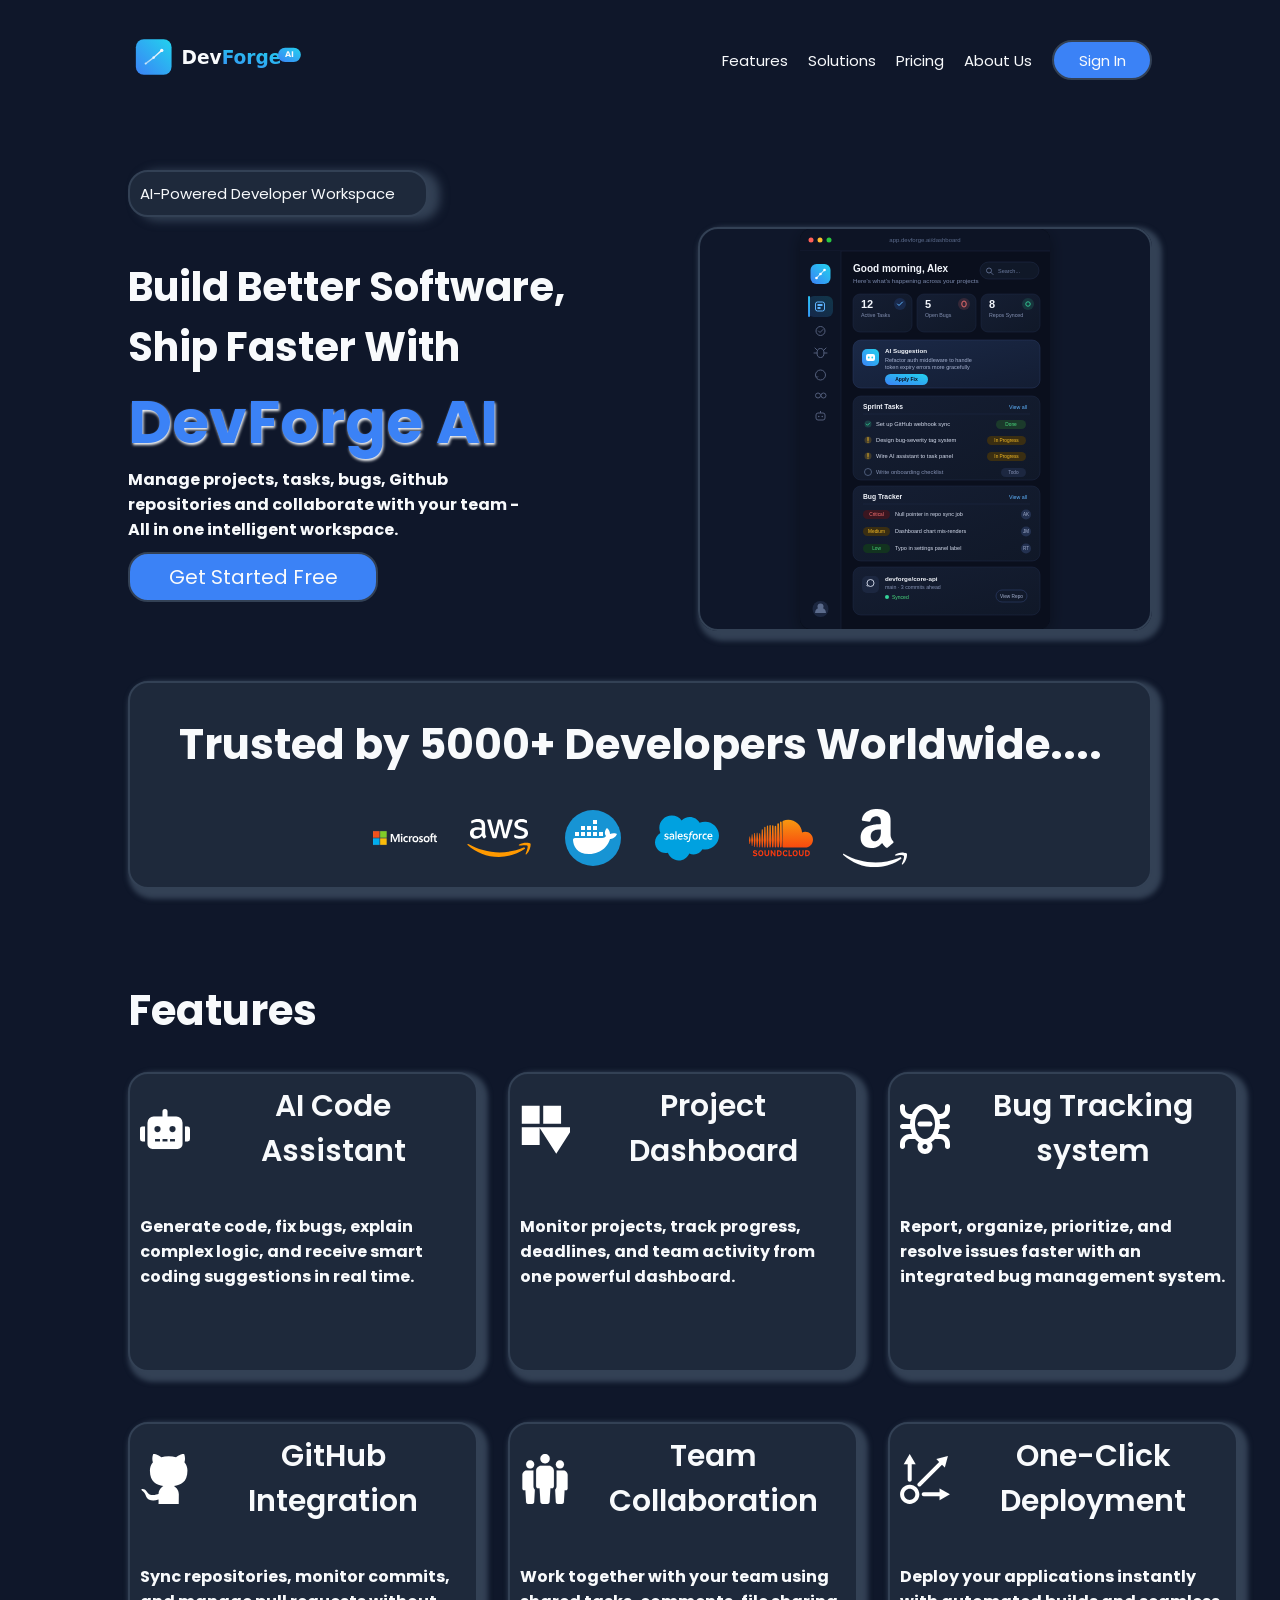
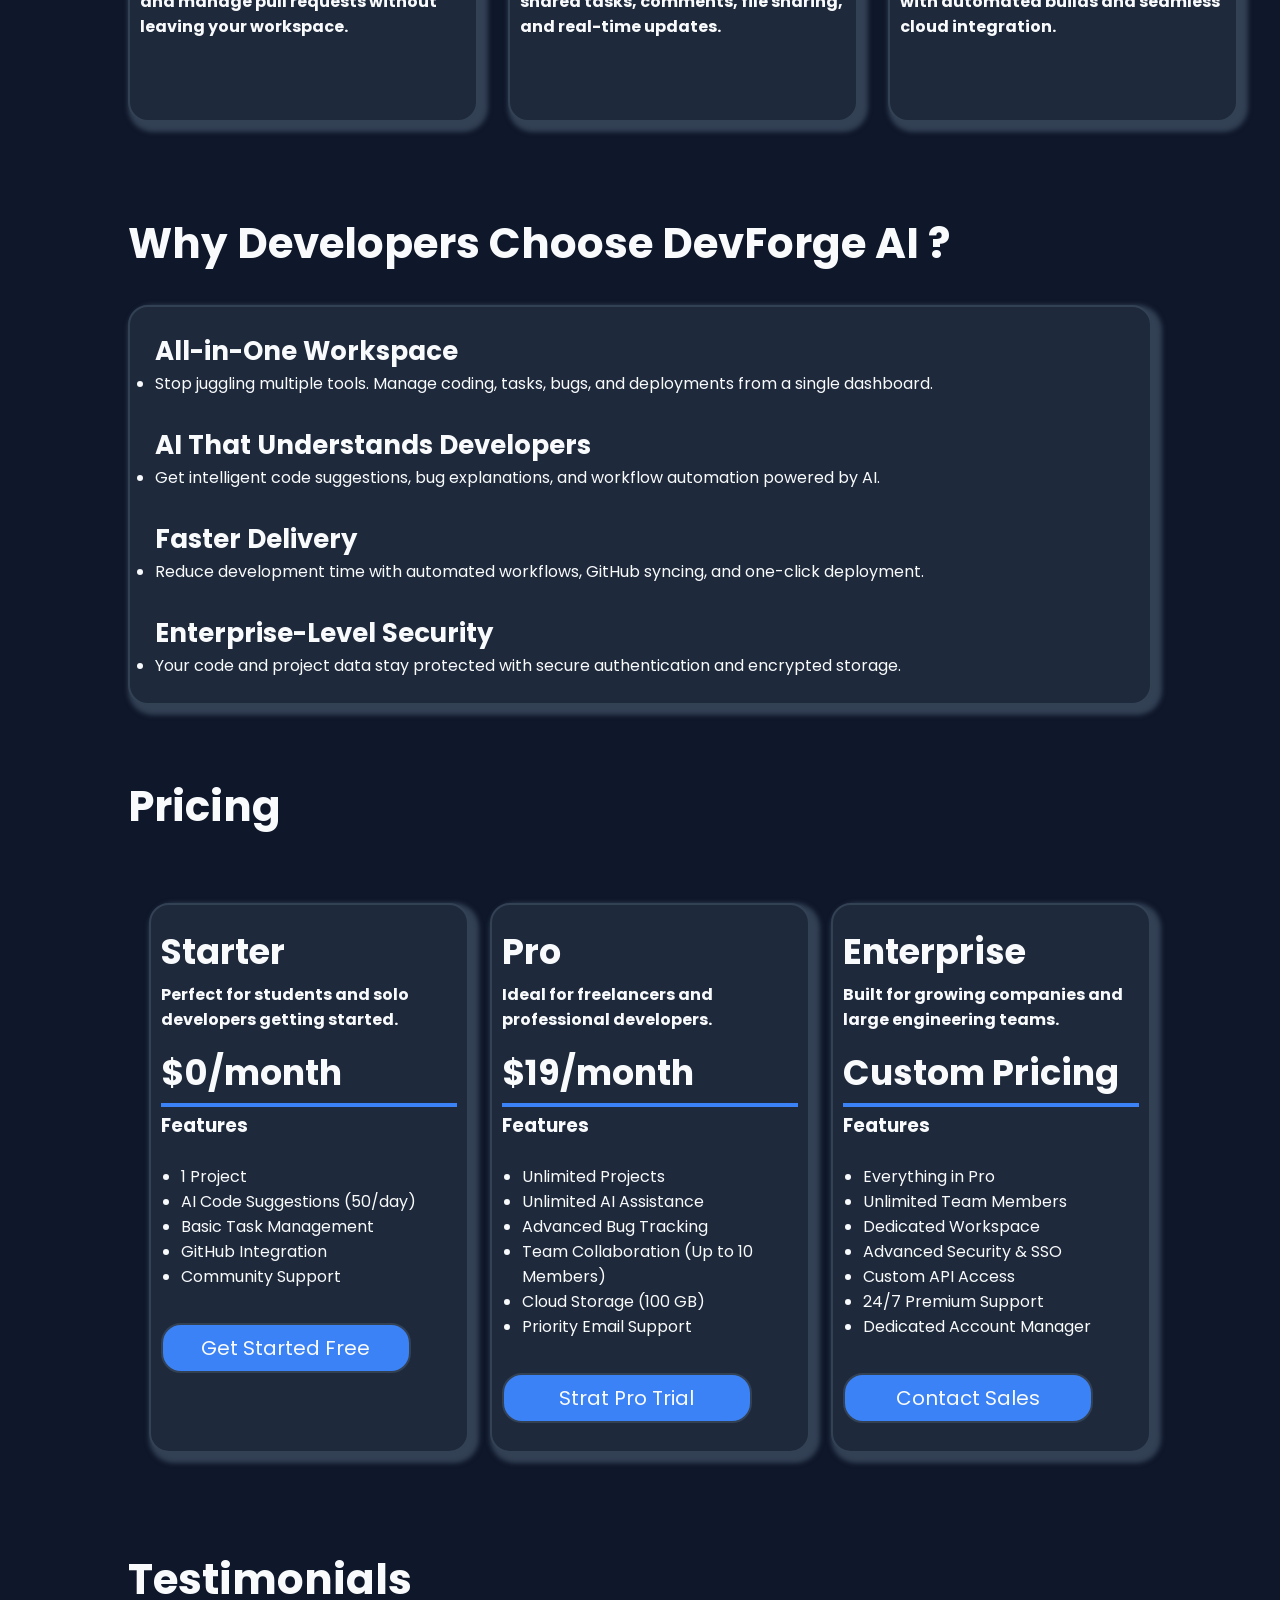
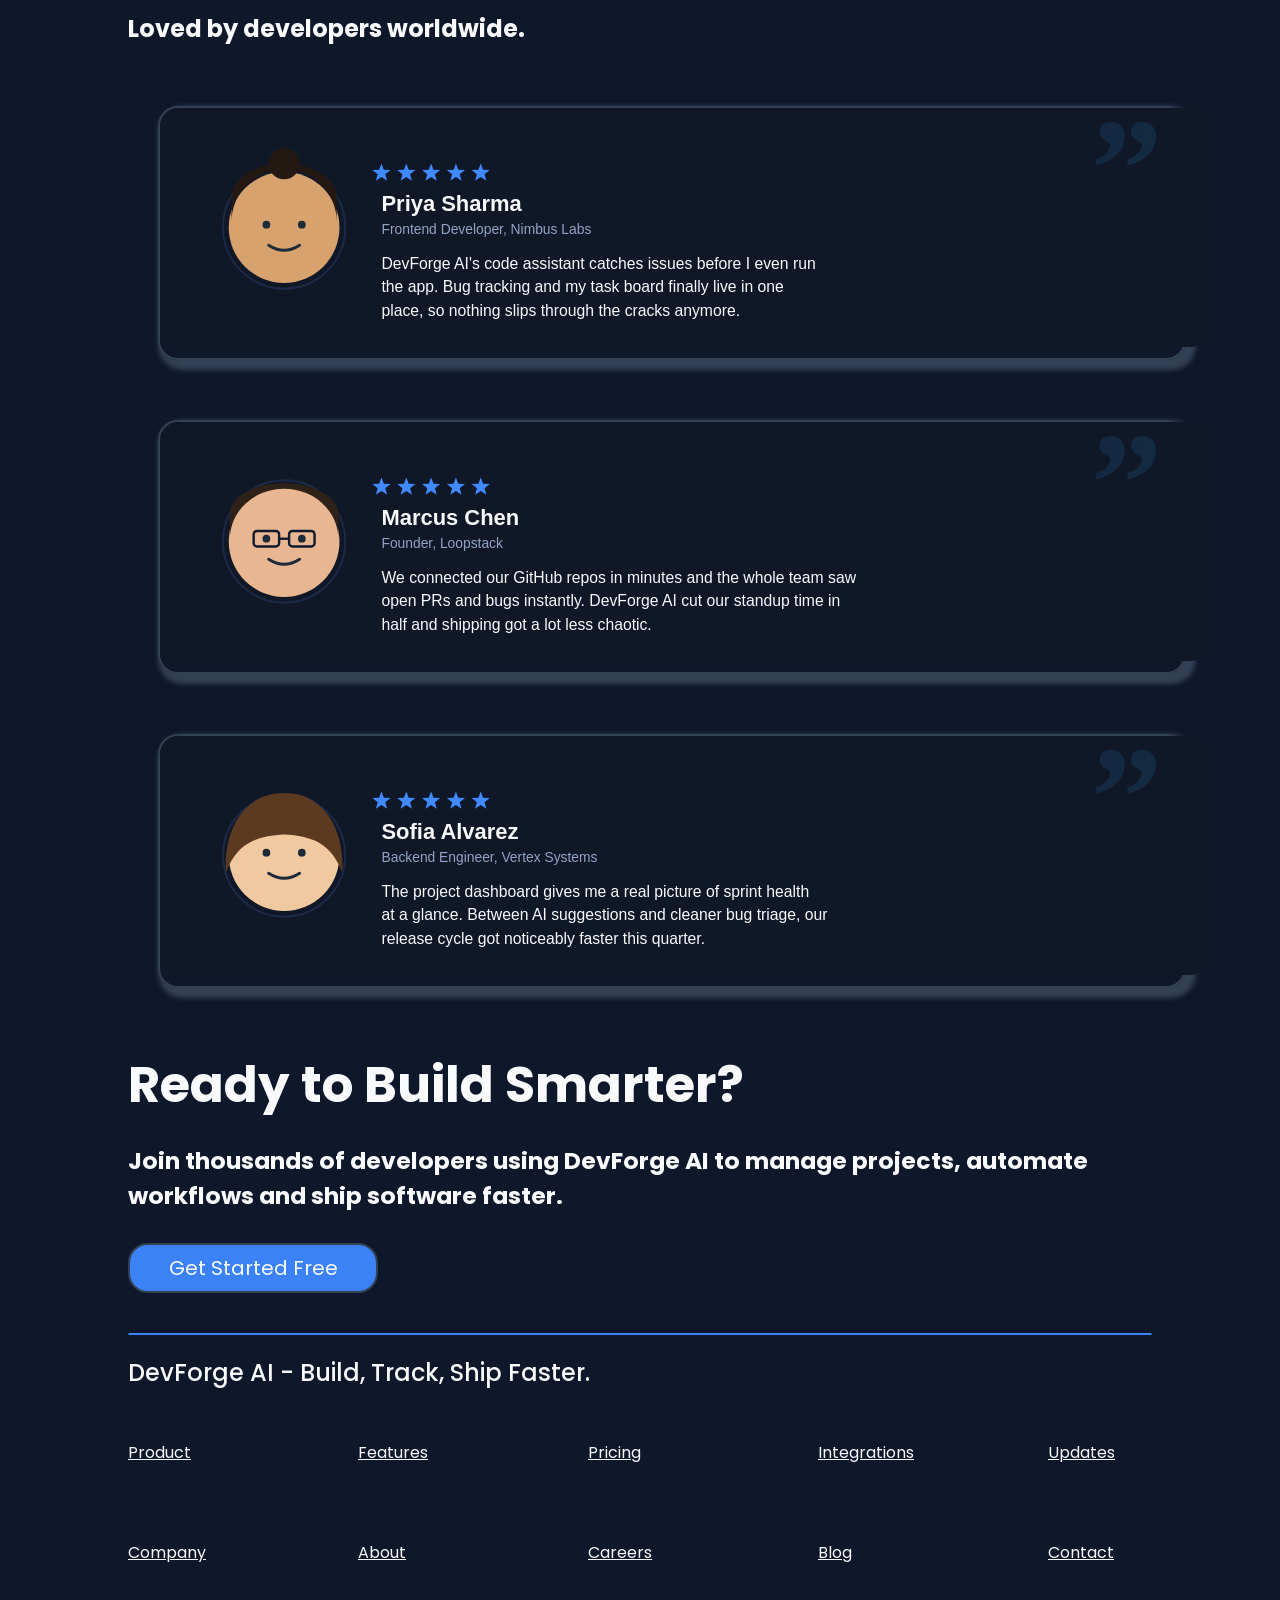
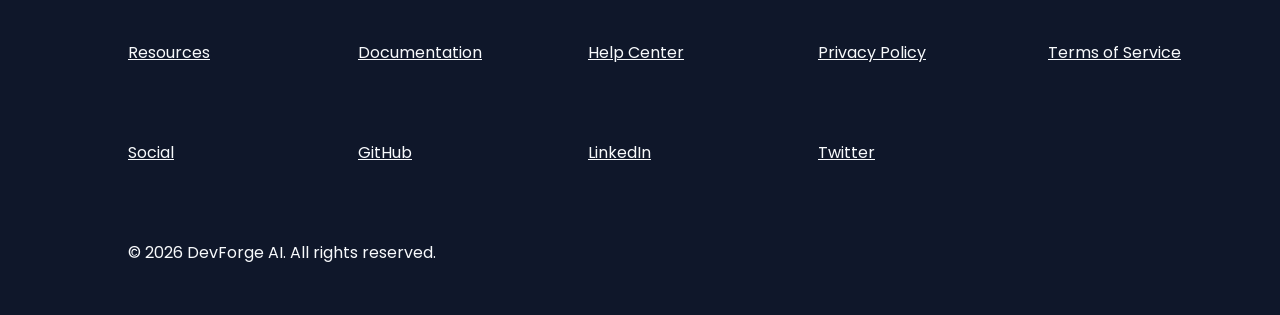
<file: WebDev-L1-LandingPage/index.html>
<!DOCTYPE html>
<html lang="en">

<head>
    <meta charset="UTF-8">
    <meta name="viewport" content="width=device-width, initial-scale=1.0">
    <title>DevForge AI -Build, Track, Ship Faster.</title>

    <link rel="stylesheet" href="style.css">
    <link rel="shortcut icon" href="image/devforge-ai-icon.svg" type="image/x-icon">
</head>

<body>

    <header>

        <nav>

            <div class="navbar">

                <div class="logo">
                    <img src="image/devforge-ai-logo.svg" alt="" srcset="">
                </div>

                <div class="nav_headings">

                    <span>Features</span>
                    <span>Solutions</span>
                    <span>Pricing</span>
                    <span>About Us</span>

                    <div class="login">
                        <button class="sign_in">
                            Sign In
                        </button>
                    </div>
                </div>

            </div>
        </nav>


        <section class="text">
            <div class="margin"></div>

            <div class="hero">
                <div class="dev">
                    AI-Powered Developer Workspace
                </div>

                <div class="intro">

                    <span class="headings">
                        <h2>Build Better Software,</h2>
                        <h2>Ship Faster <b>With</b></h2>
                        <h1>DevForge AI</h1>
                        <h4>Manage projects, tasks, bugs, Github </h4>
                        <h4>repositories and collaborate with your team - </h4>
                        <h4>All in
                            one intelligent workspace.</h4>

                        <button class="started_free">
                            Get Started Free
                        </button>
                    </span>

                    <img src="image/devforge-ai-dashboard.svg" alt="">

                </div>
            </div>

            </div>

        </section>
    </header>

    <main>

        <div class="margin"></div>
        <div class="margin"></div>
        <section class="company">


            <div class="tital trust">
                <span>
                    Trusted by 5000+ Developers Worldwide....</span>
            </div>

            <div class="trusted_by">

                <span>
                    <img src="image/microsoft-logo-svgrepo-com.svg" alt="">
                </span>

                <span><img src="image/aws-svgrepo-com.svg" alt=""></span>

                <span><img src="image/docker-svgrepo-com.svg" alt=""></span>

                <span><img src="image/salesforce-2-logo-svgrepo-com.svg" alt=""></span>

                <span><img src="image/soundcloud-logo-svgrepo-com.svg" alt=""></span>

                <span><img src="image/amazon-icon-logo-svgrepo-com.svg" alt=""></span>
            </div>
        </section>


        <section class="details">

            <div class="tital">
                Features
            </div>


            <div class="features">

                <div class="infobox i1">
                    <div>
                        <img src="image/robot-svgrepo-com.svg" alt="" srcset="">
                        AI Code Assistant
                    </div>
                    <h4>Generate code, fix bugs, explain complex logic, and receive smart coding suggestions in real
                        time.</h4>
                </div>
                <div class="infobox i2">
                    <div>
                        <img src="image/project-14px-fill-arrow-svgrepo-com.svg" alt="" srcset="">
                        Project Dashboard
                    </div>
                    <h4>Monitor projects, track progress, deadlines, and team activity from one powerful dashboard.</h4>
                </div>
                <div class="infobox i3">
                    <div>
                        <img src="image/bug-folder-svgrepo-com.svg" alt="" srcset="">
                        Bug Tracking system
                    </div>
                    <h4>Report, organize, prioritize, and resolve issues faster with an integrated bug management
                        system.</h4>
                </div>
                <div class="infobox i4">
                    <div>
                        <img src="image/github-svgrepo-com.svg" alt="" srcset="">
                        GitHub Integration
                    </div>
                    <h4>Sync repositories, monitor commits, and manage pull requests without leaving your workspace.
                    </h4>
                </div>
                <div class="infobox i5">
                    <div>
                        <img src="image/team-svgrepo-com.svg" alt="" srcset="">
                        Team Collaboration
                    </div>
                    <h4>Work together with your team using shared tasks, comments, file sharing, and real-time updates.
                    </h4>
                </div>
                <div class="infobox i6">
                    <div>
                        <img src="image/deployment.svg" alt="" srcset="">
                        One-Click Deployment
                    </div>
                    <h4>Deploy your applications instantly with automated builds and seamless cloud integration.</h4>
                </div>
            </div>
        </section>

        <section>

            <div class="margin"></div>

            <div class="tital">
                Why Developers Choose DevForge AI ?
            </div>

            <div class="why">

                <div>
                    <h3>All-in-One Workspace</h3>
                    <ul>
                        <li>Stop juggling multiple tools. Manage coding, tasks, bugs, and deployments from a single
                            dashboard.</li>
                    </ul>
                </div>
                <div>
                    <h3>AI That Understands Developers</h3>
                    <ul>
                        <li>Get intelligent code suggestions, bug explanations, and workflow automation powered by AI.
                        </li>
                    </ul>
                </div>
                <div>
                    <h3>Faster Delivery</h3>
                    <ul>
                        <li>Reduce development time with automated workflows, GitHub syncing, and one-click deployment.
                        </li>
                    </ul>
                </div>
                <div>
                    <h3>Enterprise-Level Security</h3>
                    <ul>
                        <li>Your code and project data stay protected with secure authentication and encrypted storage.
                        </li>
                    </ul>
                </div>
            </div>
        </section>

        <section>
            <div class="margin"></div>
            <div class="tital">Pricing</div>
            <div class="price">


                <div class="cards">

                    <h2>Starter</h2>
                    <h4>Perfect for students and solo developers getting started.</h4>
                    <h2>$0/month</h2>
                    <div></div>

                    <h3>Features</h3>
                    <ul>
                        <li>1 Project</li>
                        <li>AI Code Suggestions (50/day)</li>
                        <li>Basic Task Management</li>
                        <li>GitHub Integration</li>
                        <li>Community Support</li>
                    </ul>

                    <button class="started_free">Get Started Free</button>

                </div>
                <div class="cards">

                    <!-- <span class="badge">Most Popular
                    </span> -->


                    <h2>Pro</h2>
                    <h4>Ideal for freelancers and professional developers.</h4>
                    <h2>$19/month</h2>
                    <div></div>

                    <h3>Features</h3>
                    <ul>
                        <li>Unlimited Projects</li>
                        <li>Unlimited AI Assistance</li>
                        <li>Advanced Bug Tracking</li>
                        <li>Team Collaboration (Up to 10 Members)</li>
                        <li>Cloud Storage (100 GB)</li>
                        <li>Priority Email Support</li>
                    </ul>

                    <button class="started_free">Strat Pro Trial</button>

                </div>

                <div class="cards">

                    <h2>Enterprise</h2>
                    <h4>Built for growing companies and large engineering teams.</h4>
                    <h2>Custom Pricing</h2>
                    <div></div>

                    <h3>Features</h3>
                    <ul>
                        <li>Everything in Pro</li>
                        <li>Unlimited Team Members</li>
                        <li>Dedicated Workspace</li>
                        <li>Advanced Security & SSO</li>
                        <li>Custom API Access</li>
                        <li>24/7 Premium Support</li>
                        <li>Dedicated Account Manager</li>
                    </ul>

                    <button class="started_free">Contact Sales</button>
                </div>
            </div>
        </section>

        <section class="testimonials">

            <div class="margin"></div>
            <div class="tital"> Testimonials
                <h5> Loved by developers worldwide.</h5>
            </div>

            <div class="feedback">


                <div class="review">

                    <img src="image/testimonial_1.svg" alt="">
                </div>
                <div class="review">
                    <img src="image/testimonial_2.svg" alt="" srcset="">
                </div>
                <div class="review">
                    <img src="image/testimonial_3.svg" alt="" srcset="">
                </div>
            </div>

        </section>

        <section>

            <div class="margin">
            </div>

            <div class="cta">

                <h1>Ready to Build Smarter?</h1>
                <span>
                    <h3>Join thousands of developers using DevForge AI to manage projects, automate workflows and ship
                        software faster.</h3>
                </span>

                <div>

                    <button class="started_free">Get Started Free</button>
                </div>
            </div>
        </section>
    </main>

    <footer>
        <section>

            <div class="foot">

                <div class="liti"></div>

                <div class="slogan">


                    DevForge AI - Build, Track, Ship Faster.

                </div>

                <div class="end_grid">

                    <div><a href="#">Product</a></div>
                    <div><a href="#">Features</a></div>
                    <div><a href="#">Pricing</a></div>
                    <div><a href="#">Integrations</a></div>
                    <div><a href="#">Updates
                        </a></div>

                    <div><a href="#">Company</a></div>
                    <div><a href="#">About</a></div>
                    <div><a href="#">Careers</a></div>
                    <div><a href="#">Blog</a></div>
                    <div><a href="#">Contact
                        </a></div>

                    <div><a href="#">Resources</a></div>
                    <div><a href="#">Documentation</a></div>
                    <div><a href="#">Help Center</a></div>
                    <div><a href="#">Privacy Policy
                        </a></div>
                    <div><a href="#">Terms of Service</a></div>

                    <div><a href="#">Social</a></div>
                    <div><a href="#">GitHub</a></div>
                    <div><a href="#">LinkedIn
                        </a></div>
                    <div><a href="#">Twitter</a></div>
                </div>

                <div class="trademark">

                    <span>© 2026 DevForge AI. All rights reserved.</span>
                </div>

            </div>

        </section>
    </footer>

</body>

</html>
</file>
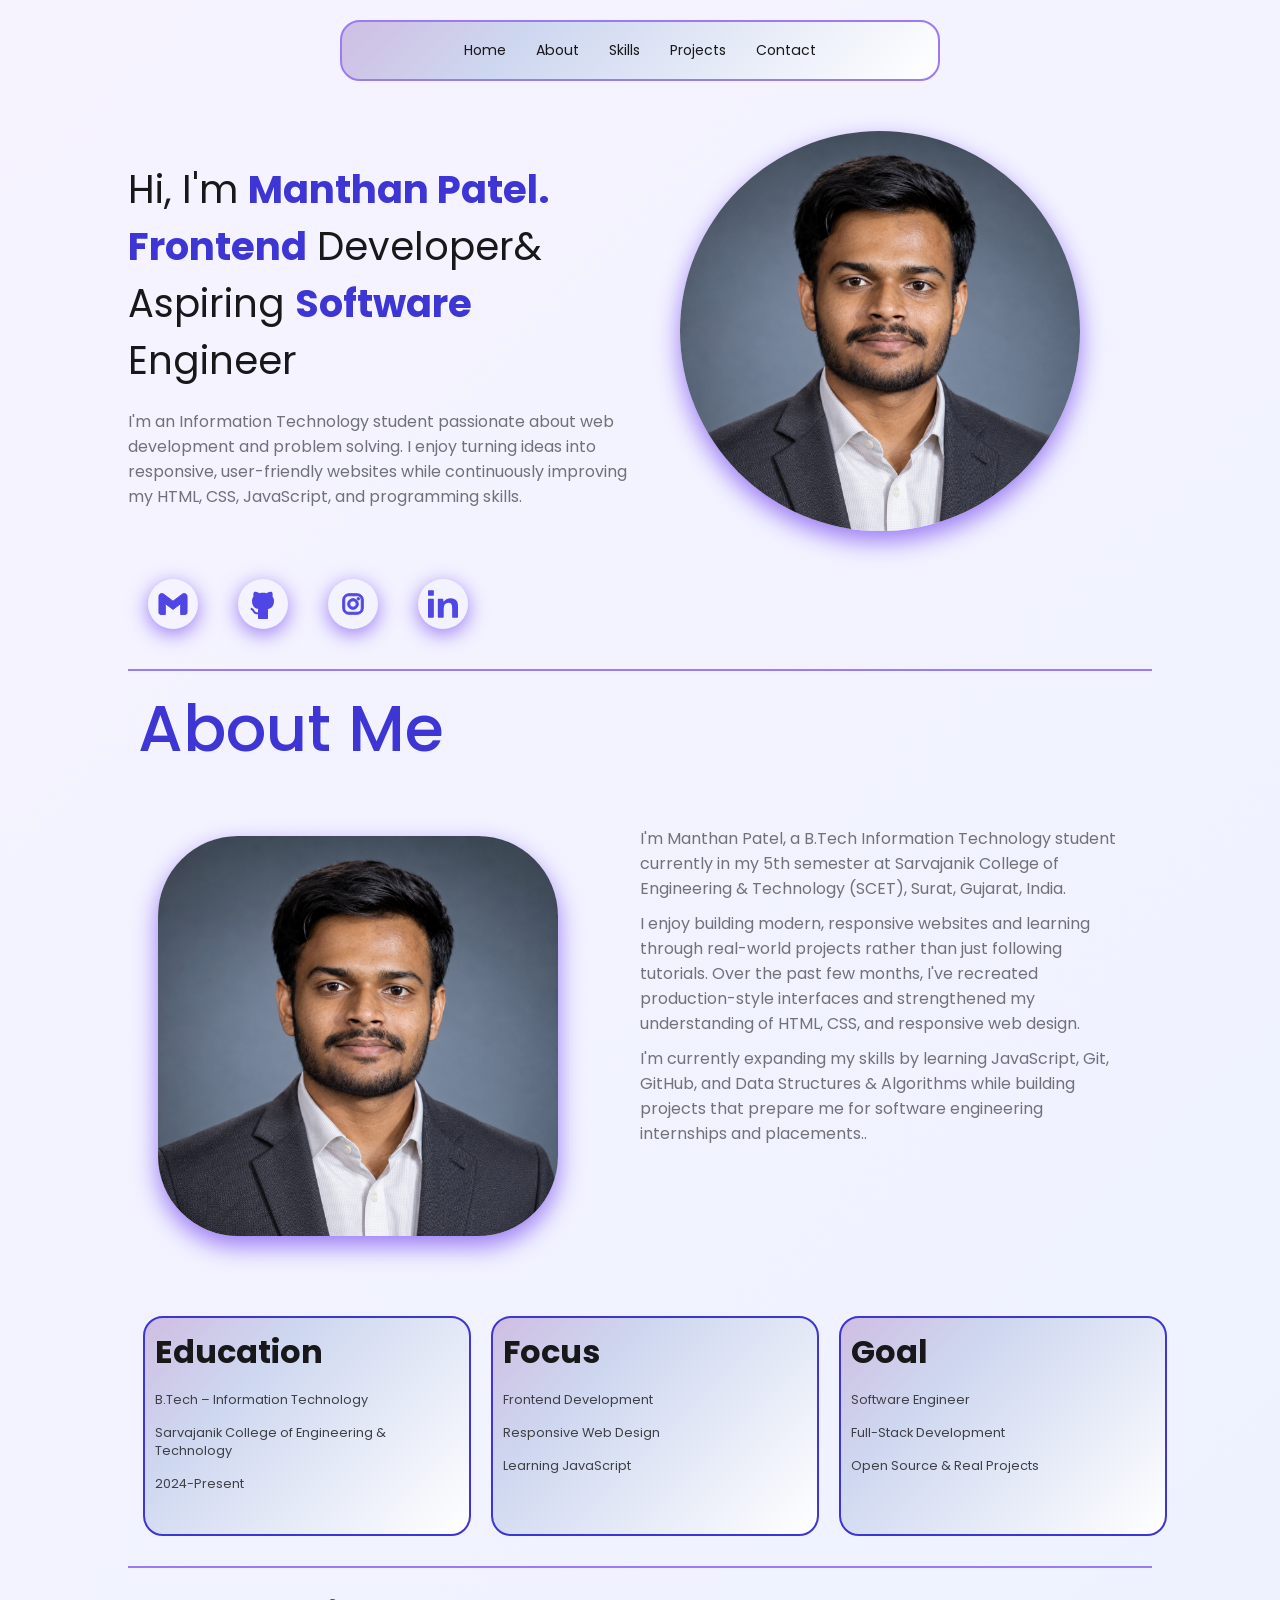
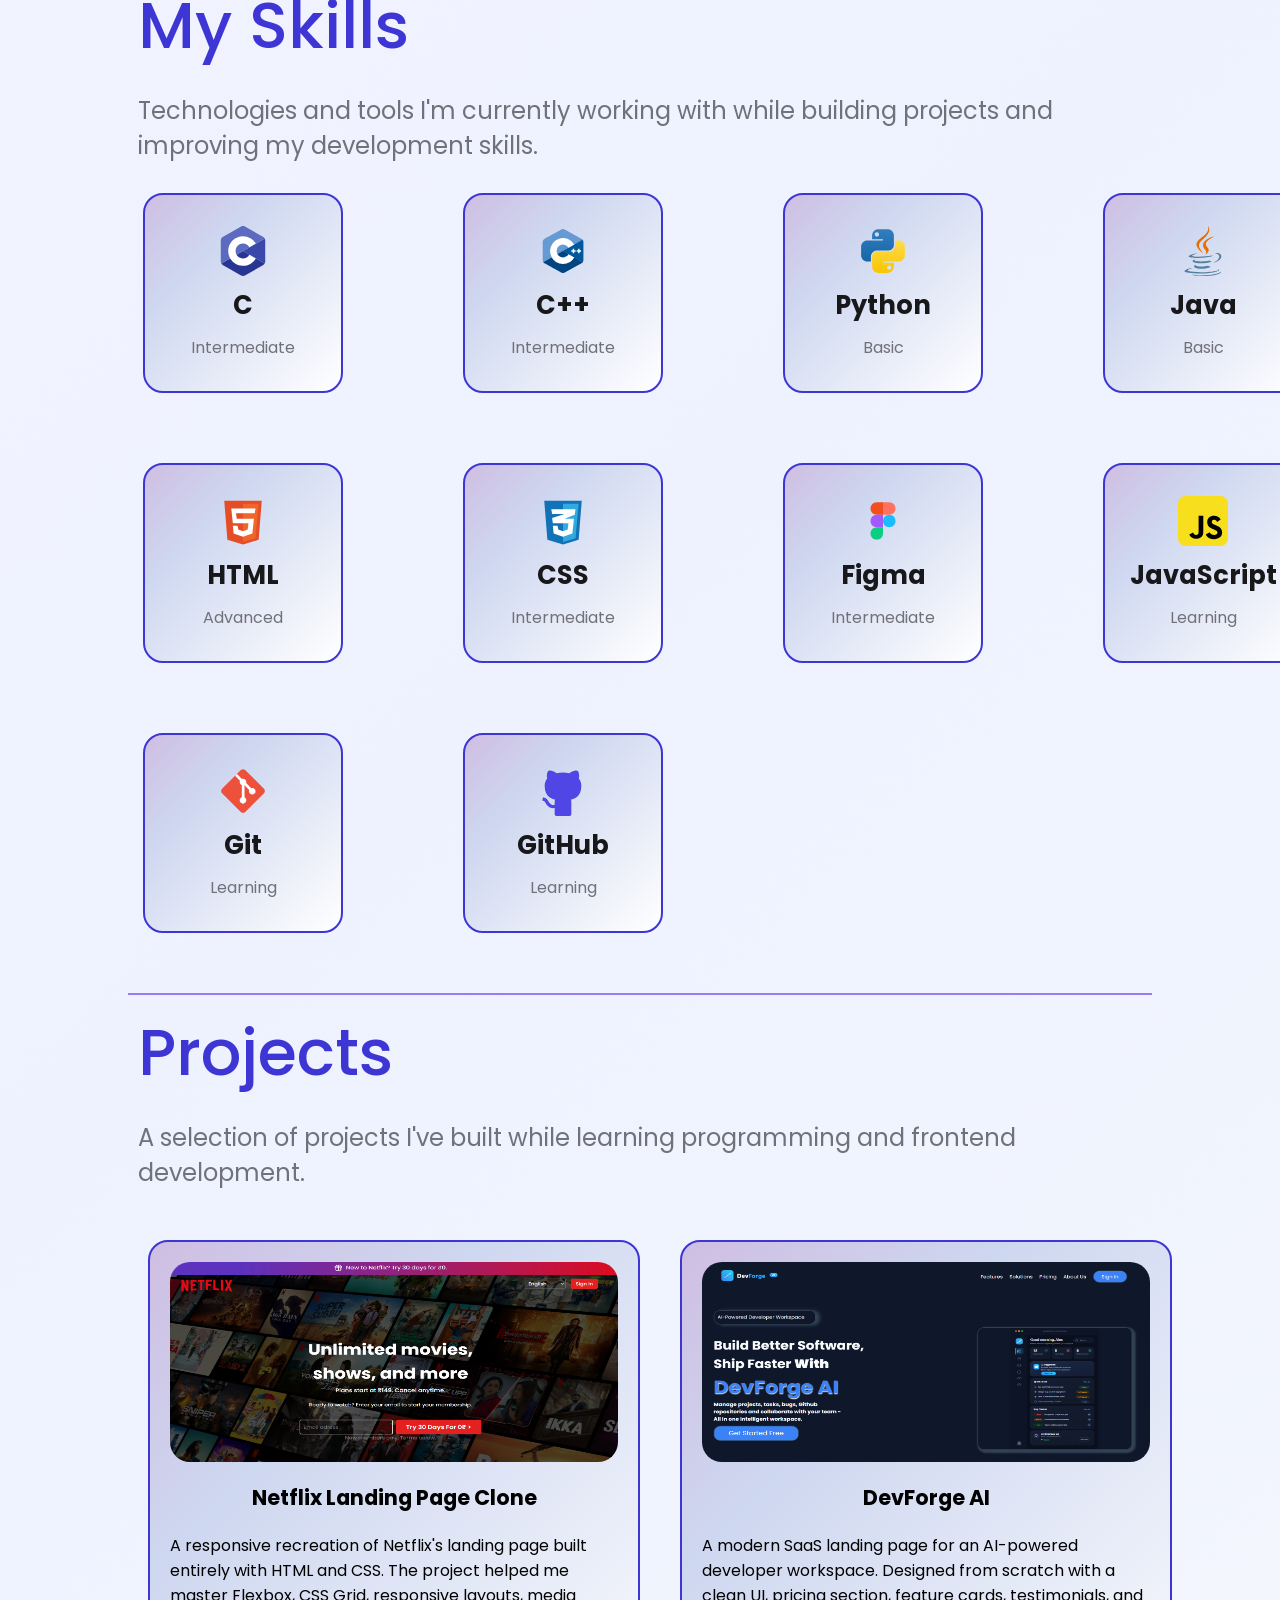
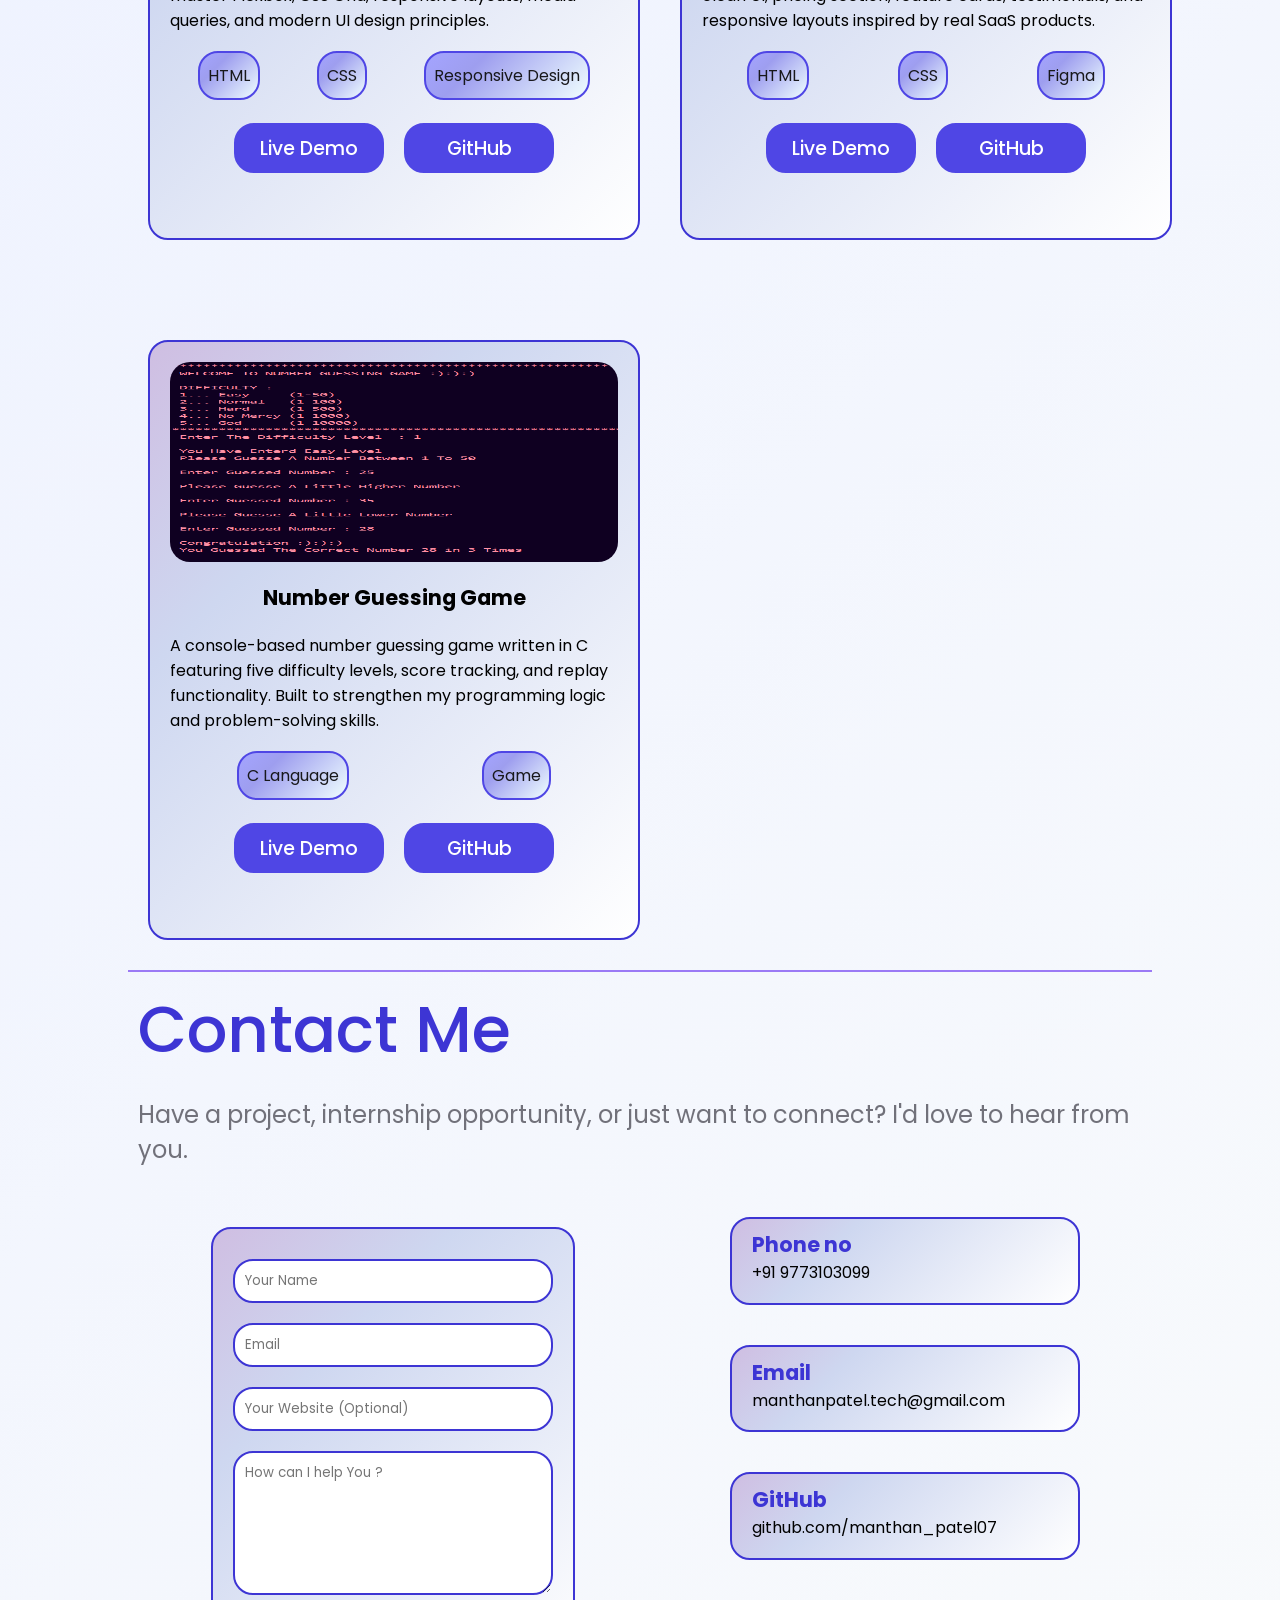
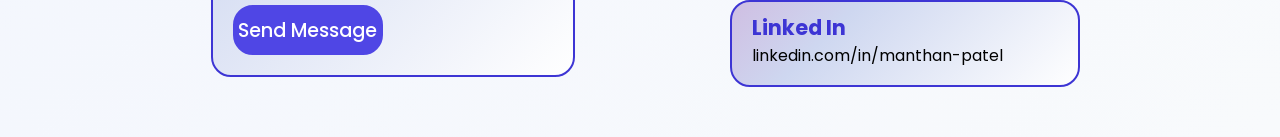
<file: WebDev-L1-PersonalPortfolio/index.html>
<!DOCTYPE html>
<html lang="en">

<head>
    <meta charset="UTF-8">
    <meta name="viewport" content="width=device-width, initial-scale=1.0">
    <title>Manthan Patel - Software Engineer</title>

    <link rel="stylesheet" href="style.css">
    <link rel="shortcut icon" href="images/manthan_pic.png" type="image/x-icon">
</head>

<body>

    <header>

        <nav>

            <div class="navbar">

                <div class="nav_headings">

                    <span>Home</span>
                    <span>About</span>
                    <span>Skills</span>
                    <span>Projects</span>
                    <span>Contact</span>
                </div>
            </div>
        </nav>


        <div class="myself">

            <div class="heading">
                <span>Hi, I'm <b>Manthan Patel.
                    </b>
                </span>
                <span><b>Frontend</b> Developer&</span>
                <span>Aspiring <b>Software</b> Engineer</span>

                <div class="muted">
                    <span>I'm an Information Technology student passionate about web development and problem solving. I
                        enjoy turning ideas into responsive, user-friendly websites while continuously improving my
                        HTML, CSS, JavaScript, and programming skills.</span>
                </div>

            </div>

            <div class="picture">

                <div class="big_circle">
                    <img class="manthan" src="images/manthan_pic.png" alt="">
                </div>
            </div>
        </div>

        <div class="handles">

            <div class="circle">
                <img src="images/gmail.svg" alt="" srcset="">
            </div>
            <div class="circle">
                <img src="images/github.svg" alt="">
            </div>
            <div class="circle">
                <img src="images/instagram.svg" alt="">
            </div>
            <div class="circle">
                <img src="images/linkedin.svg" alt="">
            </div>

        </div>

    </header>

    <div class="margin">

    </div>

    <main>

        <section>

            <div class="tital">
                About Me
            </div>

            <div class="about">

                <div class="mp_photo">
                    <img class="manthan" src="images/manthan_pic.png" alt="">
                </div>


                <div class="muted biodata">

                    <span>
                        I'm Manthan Patel, a B.Tech Information Technology student currently in my 5th semester at
                        Sarvajanik College of Engineering & Technology (SCET), Surat, Gujarat, India.
                    </span>
                    <span>

                        I enjoy building modern, responsive websites and learning through real-world projects rather
                        than
                        just following tutorials. Over the past few months, I've recreated production-style interfaces
                        and
                        strengthened my understanding of HTML, CSS, and responsive web design.
                    </span>
                    <span>

                        I'm currently expanding my skills by learning JavaScript, Git, GitHub, and Data Structures &
                        Algorithms while building projects that prepare me for software engineering internships and
                        placements..
                    </span>

                </div>
            </div>

            <div class="box">

                <div>

                    <span><b>Education</b></span>
                    <span>B.Tech – Information Technology</span>
                    <span>Sarvajanik College of Engineering & Technology</span>
                    <span>2024-Present</span>
                </div>

                <div>
                    <span><b>Focus</b></span>
                    <span>Frontend Development</span>
                    <span>Responsive Web Design
                    </span>
                    <span>Learning JavaScript</span>
                </div>

                <div> <span><b>Goal</b></span>
                    <span>Software Engineer</span>
                    <span>
                        Full-Stack Development</span>
                    <span>Open Source & Real Projects</span>
                </div>
            </div>


        </section>

        <section>

            <div class="margin"></div>

            <div class="tital">My Skills</div>

            <div class="subtitle">
                Technologies and tools I'm currently working with while building projects and improving my development
                skills.
            </div>

            <div class="skills">




                <div><img src="images/c-program-icon.svg" alt="">

                    <span><b>C</b></span>
                    <span>Intermediate</span>
                </div>

                <div><img src="images/cpp3-svgrepo-com.svg" alt="">

                    <span><b>C++</b></span>
                    <span>Intermediate</span>
                </div>

                <div><img src="images/python-svgrepo-com.svg" alt="">

                    <span><b>Python</b></span><span>Basic</span>

                </div>
                <div><img src="images/java.svg" alt="">

                    <span><b>Java</b></span>
                    <span>Basic</span>
                </div>

                <div><img src="images/html.svg" alt="">
                    <span><b>HTML</b></span>
                    <span>Advanced </span>
                </div>

                <div><img src="images/css.svg" alt="">

                    <span><b>CSS</b></span>
                    <span>Intermediate</span>
                </div>

                <div><img src="images/figma-svgrepo-com.svg" alt="">

                    <span><b>Figma</b></span>
                    <span>Intermediate</span>
                </div>

                <div><img src="images/javascript.svg" alt="">

                    <span><b>JavaScript</b></span>
                    <span>Learning</span>
                </div>

                <div><img src="images/git-svgrepo-com.svg" alt="">

                    <span><b>Git</b></span>
                    <span>Learning</span>
                </div>

                <div><img src="images/github.svg" alt="">

                    <span><b>GitHub</b></span>
                    <span>Learning</span>
                </div>

            </div>
        </section>

        <section>
            <div class="margin"></div>

            <div class="tital">Projects</div>
            <div class="subtitle">A selection of projects I've built while learning programming and frontend
                development.</div>
            <div class="card">

                <div class="projects">

                    <div class="pro_pic">
                        <img src="images/netflix_clone.png" alt="">
                    </div>

                    <span><b>Netflix Landing Page Clone</b></span>
                    <span>A responsive recreation of Netflix's landing page built entirely with HTML and CSS. The
                        project helped me master Flexbox, CSS Grid, responsive layouts, media queries, and modern UI
                        design principles.</span>

                    <div class="container">
                        <div class="hastag">HTML</div>
                        <div class="hastag">CSS</div>
                        <div class="hastag">Responsive Design</div>
                    </div>

                    <div class="buttons">

                        <span>
                            <button class="btn">Live Demo</button>
                        </span>
                        <span>
                            <button class="btn">GitHub</button>
                        </span>

                    </div>




                </div>

                <div class="projects">
                    <div class="pro_pic">
                        <img src="images/DevForge_AI.png" alt="">
                    </div>
                    <span><b>DevForge AI</b></span>
                    <span>A modern SaaS landing page for an AI-powered developer workspace. Designed from scratch with a
                        clean UI, pricing section, feature cards, testimonials, and responsive layouts inspired by real
                        SaaS products.</span>


                    <div class="container">

                        <div class="hastag">HTML</div>
                        <div class="hastag">CSS</div>
                        <div class="hastag">Figma</div>
                    </div>

                    <div class="buttons">

                        <span>
                            <button class="btn">Live Demo</button>
                        </span>
                        <span>
                            <button class="btn">GitHub</button>
                        </span>

                    </div>

                </div>

                <div class="projects">
                    <div class="pro_pic">
                        <img src="images/NG_Game.png" alt="">
                    </div>
                    <span><b>Number Guessing Game</b></span>
                    <span>A console-based number guessing game written in C featuring five difficulty levels, score
                        tracking, and replay functionality. Built to strengthen my programming logic and problem-solving
                        skills.</span>

                    <div class="container">

                        <div class="hastag">C Language</div>
                        <div class="hastag">Game</div>
                    </div>

                    <div class="buttons">

                        <span>
                            <button class="btn">Live Demo</button>
                        </span>
                        <span>
                            <button class="btn">GitHub</button>
                        </span>

                    </div>


                </div>

            </div>
        </section>
    </main>

    <footer>

        <section>
            <div class="margin">
            </div>

            <div class="tital">Contact Me</div>

            <div class="subtitle">
                Have a project, internship opportunity,
                or just want to connect?
                I'd love to hear from you.

            </div>

            <div class="subtitle"></div>
            <div class="contact_me">

                <div class="form">

                    <form action="post" method="post">

                        <label for="name"></label>
                        <input type="text" id="name" placeholder="Your Name">


                        <label for="email"></label>
                        <input type="email" id="email" placeholder="Email">

                        <label for="web"></label>
                        <input type="url" id="web" placeholder="Your Website (Optional)">

                        <label for="help"></label>
                        <textarea id="help" cols="40" rows="6" placeholder="How can I help You ?"></textarea>


                        <button type="button" class="btn">Send Message</button>

                    </form>
                </div>

                <div class="contact_div">


                    <div class="myinfo">
                        <span><b>Phone no</b></span>
                        <div>+91 9773103099</div>
                    </div>


                    <div class="myinfo">
                        <span><b>Email</b></span>
                        <span>manthanpatel.tech@gmail.com</span>
                    </div>


                    <div class="myinfo">
                        <span><b>GitHub</b></span>
                        <span>github.com/manthan_patel07</span>
                    </div>

                    <div class="myinfo">
                        <span><b>Linked In</b></span>
                        <span>linkedin.com/in/manthan-patel</span>
                    </div>

                </div>


            </div>
        </section>
    </footer>

</body>

</html>
</file>
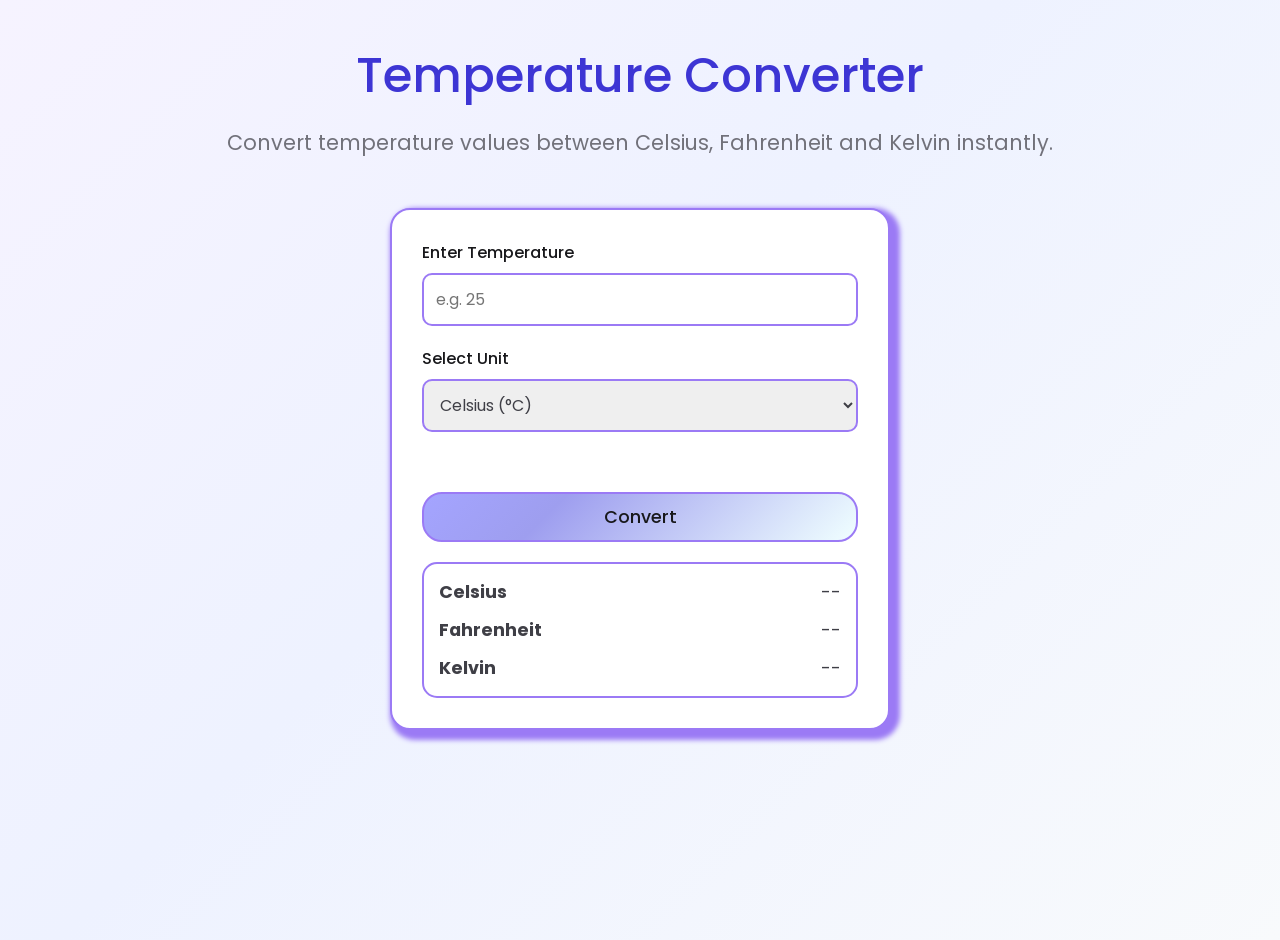
<file: WebDev-L1-TemperatureConverter/index.html>
<!DOCTYPE html>
<html lang="en">

<head>
    <meta charset="UTF-8">
    <meta name="viewport" content="width=device-width, initial-scale=1.0">
    <title>Temperature Converter</title>

    <link rel="stylesheet" href="style.css">
</head>

<body>

    <header>

        <div class="margin"></div>

        <div class="tital">
            Temperature Converter
        </div>
        <div class="subtitle">
            Convert temperature values between Celsius, Fahrenheit and Kelvin instantly.
        </div>

    </header>

    <main>

        <section>

            <div class="converter_box">

                <div class="input_group">
                    <label for="temp_input">Enter Temperature</label>
                    <input type="text" id="temp_input" placeholder="e.g. 25">
                </div>

                <div class="input_group">
                    <label for="unit_select">Select Unit</label>
                    <select id="unit_select">
                        <option value="celsius">Celsius (°C)</option>
                        <option value="fahrenheit">Fahrenheit (°F)</option>
                        <option value="kelvin">Kelvin (K)</option>
                    </select>
                </div>

                <span id="error_msg" class="error"></span>

                <button id="convert_btn" class="btn">Convert</button>

                <div class="result_box" id="result_box">

                    <div class="result_row">
                        <span><b>Celsius</b></span>
                        <span id="celsius_result">--</span>
                    </div>

                    <div class="result_row">
                        <span><b>Fahrenheit</b></span>
                        <span id="fahrenheit_result">--</span>
                    </div>

                    <div class="result_row">
                        <span><b>Kelvin</b></span>
                        <span id="kelvin_result">--</span>
                    </div>

                </div>

            </div>

        </section>

    </main>

    <footer>

        <div class="margin"></div>
        <!-- <div class="trademark">
            <span>Made by Manthan Patel</span>
        </div> -->

    </footer>

    <script src="script.js"></script>

</body>

</html>
</file>
<file: WebDev-L1-LandingPage/style.css>
@import url('https://fonts.googleapis.com/css2?family=Poppins:ital,wght@0,100;0,200;0,300;0,400;0,500;0,600;0,700;0,800;0,900;1,100;1,200;1,300;1,400;1,500;1,600;1,700;1,800;1,900&display=swap');


* {
    margin: 0;
    padding: 0;
    ;

    color: var(--font-color);

    font-family: poppins, Arial, Helvetica, sans-serif;
}

:root {

    --bg-color: #0F172A;
    --font-color: rgba(248, 250, 252, 1);
    --pri-button: #3B82F6;
    --text-hover: #2563EB;
    --button-hover: #2502a5;
    --border: #334155;
    --cards: #1E293B;
    --heading: #F8FAFC;
}

body {
    background-color: var(--bg-color);
}

nav .navbar {


    width: 80%;
    max-width: 1200px;
    height: 120px;
    margin: auto;

    display: flex;
    justify-content: space-between;
    align-items: center;

    gap: 40px;
}

.logo img {
    height: 110px;
    width: 200px;

}

.nav_headings {
    color: var(--font-color);

    display: flex;
    justify-content: space-between;
    align-items: center;
    gap: 20px;
    cursor: pointer;

    background-position: center center;
}

.nav_headings span {
    font-size: 15px;
    transition: transform 0.5s ease-in-out;
}

.login {
    display: flex;
    justify-content: center;
    align-items: center;
}

.nav_headings .login button {

    background-color: var(--pri-button);
    color: var(--font-color);

    height: 40px;
    width: 100px;

    font-size: 15px;

    border-radius: 20px;
    border: 2px solid var(--border);
    padding: 5px;

    cursor: pointer;

    box-sizing: border-box;

    transition: transform 0.5s ease-in-out;
}

.nav_headings span:hover {

    color: var(--text-hover);
    transform: scale(1.1);


}

.login button:hover {
    background-color: var(--button-hover);
    transform: scale(1.05);

}

.margin {

    margin-top: 50px;
}

.text .dev {
    width: 300px;
    height: 20%;

    border: 2px solid var(--border);
    border-radius: 20px;
    background-color: var(--cards);

    padding: 10px;

    font-size: 15px;
    box-sizing: border-box;

    box-shadow: 10px 2px 10px 2px var(--border);

    margin-bottom: 10px;

    transition: transform 0.5s ease-in-out;
}

.dev:hover {
    transform: scale(1.05);
}

.intro {

    display: flex;
    justify-content: space-between;
    align-items: center;
    gap: 50px;
}

.headings {
    display: flex;
    flex-direction: column;
}

.headings h2 {
    font-size: 40px;
}

.headings h1 {

    font-size: 60px;
    color: var(--pri-button);

    text-shadow: 1px 2px 3px var(--heading);

}

.intro img {

    width: 100%;
    max-width: 450px;
    height: 400px;

    border: 2px solid var(--border);

    box-shadow: 5px 5px 5px 5px var(--border);
    border-radius: 20px;

    transition: transform 0.7s ease-in-out;
}

.intro img:hover {

    transform: translateX(20px) translateY(-30px) translateZ(30px) scale(1.1);

    cursor: pointer;
}

.started_free {
    background-color: var(--pri-button);
    color: var(--font-color);

    height: 50px;
    width: 250px;

    font-size: 20px;

    border-radius: 20px;
    border: 2px solid var(--border);
    padding: 5px;

    cursor: pointer;

    box-sizing: border-box;

    margin-top: 10px;
}

.started_free:hover {
    background-color: var(--button-hover);
    transform: scale(1.03);

    transition: transform 0.5s ease-in-out;

}

section {
    width: 80vw;
    margin: auto;
}

.company {
    width: 80vw;
    height: 100%;
    margin: auto;
    border: 2px solid var(--border);
    border-radius: 20px;
    background-color: var(--cards);

    padding: 10px;
    box-sizing: border-box;

    box-shadow: 5px 5px 5px 5px var(--border);

    transition: transform 0.5s ease-in-out;
}

.tital {
    font-size: 42px;
    font-weight: 700;


    /* padding: 20px; */
    padding-top: 20px;
    padding-bottom: 30px;
    box-sizing: border-box;
}

.trust {
    display: flex;
    justify-content: center;
    align-items: center;
}

.trusted_by {
    display: flex;
    justify-content: center;
    align-items: center;

    gap: 30px;
}

.company:hover {

    transform: scale(1.05);
}

.details {
    margin-top: 70px;
}

.features {

    width: 100%;
    height: 100%;

    /* border: 2px solid var(--border); */

    display: grid;

    grid-template-areas: "a b c"
        "d e f";

    gap: 30px;


}

.infobox {

    height: 300px;
    width: 350px;
    border: 2px solid var(--border);
    background-color: var(--cards);

    border-radius: 20px;
    margin-bottom: 20px;
    padding: 10px;

    box-sizing: border-box;
    display: flex;
    flex-direction: column;
    row-gap: 40px;

    box-shadow: 5px 5px 5px 5px var(--border);

    transition: transform 0.4s ease-in-out;

}

.infobox img {
    width: 50px;
    height: 50px;
}

.infobox div {

    display: flex;
    justify-content: space-between;
    align-items: center;
    font-size: 30px;
    text-align: center;

    font-weight: 600;

    gap: 10px;
}

.infobox:hover {

    transform: scale(1.05);
}

.why {

    width: 100%;
    height: 400px;

    border: 2px solid var(--border);
    border-radius: 20px;

    background-color: var(--cards);

    display: flex;
    flex-direction: column;
    box-sizing: border-box;

    row-gap: 30px;

    padding: 25px;
    list-style: circle;

    transition: transform 0.5s ease-in-out;

    box-shadow: 5px 5px 5px 5px var(--border);
}

.why:hover {

    transform: scale(1.02);
}

.why div h3 {
    font-size: 26px;
}

.price {

    width: 100%;
    height: 600px;
    /* border: 2px solid green; */

    margin: 10px;
    padding: 10px;
    box-sizing: border-box;

    display: flex;
    flex-direction: row;

    justify-content: space-around;
    align-items: center;

    gap: 20px;
}

.cards {

    width: 320px;
    height: 550px;

    border: 2px solid var(--border);
    border-radius: 20px;
    background-color: var(--cards);

    box-shadow: 5px 5px 5px 5px var(--border);

    display: flex;
    flex-direction: column;
    justify-content: flex-start;
    /* align-items: center; */

    padding: 10px;
    box-sizing: border-box;

    gap: 4px;

    transition: transform 0.5s ease-in-out;
}

.cards:hover {

    transform: scale(1.05) translateX(10px) translateY(-10px) translateZ(2px);
}

.cards h2 {

    margin-top: 10px;
    font-size: 35px;
    font-weight: 700;
}

.cards div {
    border: 2px solid var(--pri-button);
}

.cards ul {
    padding: 20px;
}

.cards h6 {
    padding-bottom: 10px;
}

/* .badge {
    align-self: center;
    background: #3B82F6;
    padding: 6px 16px;
    border-radius: 20px;
    font-size: 14px;
    font-weight: 600;
    margin-top: 5px;
    margin-bottom: 5px;
} */

.feedback {

    width: 100%;
    height: 100%;

    /* margin: auto; */

    margin: 20px;

    /* border: 2px solid cadetblue; */

    display: flex;
    flex-direction: column;

    gap: 40px;


}

.review img {
    width: 1050px;
}

.review {

    width: 100%;
    height: 250px;

    border: 2px solid var(--border);
    border-radius: 20px;

    box-shadow: 5px 5px 5px 5px var(--border);

    transition: transform 0.5s ease-in-out;

    margin: 10px;
}

.review:hover {
    transform: scale(1.05) translateX(20px) translateY(-10px);
}

.cta {

    margin-top: 20px;
    margin-bottom: 40px;

    display: flex;
    flex-direction: column;

    justify-content: flex-start;
    align-items: flex-start;

    gap: 20px;
}

.cta h1 {
    font-size: 50px;
}

.cta span {
    /* width: 950px; */
    font-size: 20px;

    /* display: flex;
    justify-content: center;
    align-items: center; */
}

.tital h5 {

    font-size: 24px;
}

.liti {
    border: 1px solid var(--pri-button);
    border-radius: 80px;
}

.slogan {

    margin-top: 20px;
    margin-bottom: 20px;

    font-size: 24px;
    font-weight: 500;
}

.end_grid {

    display: grid;

    grid-template-columns: 230px 230px 230px 230px 230px;
    grid-template-rows: 100px 100px 100px 100px;

    margin-top: 50px;


    text-align: left;

}

.end_grid a:hover {
    color: var(--text-hover);
}

.trademark {

    display: flex;
    justify-content: flex-start;
    align-items: center;

    margin-bottom: 50px;
}
</file>
<file: WebDev-L1-PersonalPortfolio/style.css>
@import url('https://fonts.googleapis.com/css2?family=Poppins:wght@100;200;300;400;500;600;700;800;900&display=swap');

:root {
    --bg-color: linear-gradient(135deg,
            #F6F3FF 0%,
            #EEF2FF 45%,
            #F8FAFC 100%);

    --navbar: linear-gradient(135deg, rgb(207, 190, 226) 0%, rgb(206, 215, 240) 30%, white 100%);
    --cards: #FFFFFF;

    --border: #9b7af5;

    --button: linear-gradient(135deg, rgb(164, 164, 255) 0%, rgb(158, 158, 239) 30%, azure 100%);
    --btn-hover: #4338CA;
    --text-hover: #4F46E5;

    --icons: #4F46E5;

    --headings: #18181B;
    --body-text: #3F3F46;
    --muted-text: #71717A;

    --imp-text: #3d35d4;
}

* {
    margin: 0;
    padding: 0;
    box-sizing: border-box;
    font-family: "Poppins", Arial, Helvetica, sans-serif;
}

body {
    background: var(--bg-color);
    min-height: 100vh;

    scroll-behavior: smooth;
}

.margin {
    width: 80vw;
    margin: auto;
    border: 1px solid var(--border);
}

section {
    width: 80vw;
    max-width: 1200px;
    min-width: 400px;

    margin: auto;
}

.tital {

    font-size: clamp(1.5rem, 5vw, 4rem);
    color: var(--imp-text);
    font-weight: 500;

    transition: transform 0.5s ease;

    margin: 10px;
}

.tital:hover {

    transform: scale(1.01) translate(5px, -5px);
    text-shadow: 0px 2px 2px var(--text-hover);
}

.subtitle {

    font-size: clamp(1rem, 2.5vw, 1.5rem);
    color: var(--muted-text);

    margin: 20px 10px;
}

.navbar {

    width: 60%;
    max-width: 600px;

    margin: 20px auto;
    padding: 18px 25px;

    border: 2px solid var(--border);
    background: var(--navbar);

    border-radius: 20px;

    display: flex;
    justify-content: center;
    align-items: center;

    transition: transform 0.5s ease;


}

.navbar:hover {

    transform: scale(1.02);

    box-shadow: 2px 3px 2px 3px var(--border);
}

.nav_headings {
    display: flex;
    justify-content: center;
    align-items: center;
    gap: 30px;
}


.nav_headings span {

    cursor: pointer;

    font-size: clamp(0.7rem, 1.1vw, 1.2rem);

    color: var(--headings);

    transition: transform 0.5s ease-in-out;
}

.nav_headings span:hover {

    transform: scale(1.08) translate(2px, -2px);
    color: var(--text-hover);
}

.myself {

    width: 80vw;
    max-width: 1200px;
    margin: auto;

    display: grid;
    grid-template-columns: repeat(auto-fit, minmax(300px, 1fr));

}

.badge {

    width: 100%;
    max-width: 500px;
    box-sizing: border-box;

    display: flex;
    justify-content: center;
    align-items: center;

    font-size: clamp(0.9rem, 1.2vw, 2rem);
    color: var(--body-text);
    background: var(--cards);


    border: 2px solid var(--border);
    border-radius: 20px;

    transition: transform 0.5s ease-in-out;

    margin: 40px 0;

}


.badge:hover {

    transform: scale(1.05) translate(5px, -5px);
    box-shadow: 5px 5px 5px 5px var(--border);

    cursor: pointer;
}

.heading {

    display: flex;
    justify-content: flex-start;
    align-items: flex-start;
    flex-direction: column;

    color: var(--headings);

    font-size: clamp(1.9rem, 3vw, 4rem);

    margin: 60px 0;
}

.heading b {

    color: var(--imp-text);
}

.muted {

    margin-top: 20px;

    width: 100%;
    max-width: 500px;

    color: var(--muted-text);
    font-size: clamp(1rem, 0.5vw, 1.2rem);
}

.big_circle {

    width: clamp(220px, 60vw, 400px);
    aspect-ratio: 1;

    border: 2px solid var(--button);
    border-radius: 50%;

    overflow: hidden;

    box-shadow: 0 10px 25px var(--border);

    display: flex;
    justify-content: center;
    align-items: center;

    margin: 30px 40px;

    transition: transform 0.4s ease,
        box-shadow 0.4s ease;
}

.big_circle:hover {

    transform: translateY(-12px) scale(1.03);

    box-shadow: 0 20px 40px var(--border);
}

.manthan {

    width: 100%;
    height: 100%;

    object-fit: cover;
    display: block;
}

.handles {

    margin: auto;

    width: 80vw;
    /* max-width: 200px; */

    height: 100px;

    /* border: 2px solid saddlebrown; */

    display: flex;
    gap: 40px;

    padding: 10px 20px;
}

.circle {

    width: 100%;
    max-width: 50px;
    height: 100%;
    max-height: 50px;

    border: 2px solid var(--button);
    border-radius: 50px;

    box-shadow: 0px 5px 20px var(--border);

    display: flex;
    justify-content: center;
    align-items: center;

    gap: 20px;
    transition: transform 0.4s ease;


}

.circle img {

    width: 30px;
    height: 30px;


}

.circle:hover {
    transform: scale(1.05) translateY(-5px);
}

.about {

    display: grid;
    grid-template-columns: repeat(auto-fit, minmax(300px, 1fr));

    margin: 30px;
    box-sizing: border-box;

}

.mp_photo {

    width: clamp(220px, 60vw, 400px);
    aspect-ratio: 1;

    border: 2px solid var(--button);
    border-radius: 20%;

    overflow: hidden;

    box-shadow: 0 10px 25px var(--border);

    display: flex;
    justify-content: center;
    align-items: center;

    margin: 30px 0px;

    transition: transform 0.4s ease,
        box-shadow 0.4s ease;

}

.mp_photo:hover {
    transform: translateY(-12px) scale(1.03);

    box-shadow: 0 20px 40px var(--border);
}

.biodata {

    display: flex;
    flex-direction: column;
    gap: 10px;
    /* margin-top: 30px; */

    font-size: clamp(1rem, 1.2vw, 1.2rem);
}

.box {

    width: 100%;
    height: 100%;

    display: flex;
    justify-content: space-around;
    align-content: center;

    gap: 20px;

    margin-top: 50px;
    margin-bottom: 30px;

    margin-left: 15px;
}

.box div {

    width: clamp(300px, 350px, 400px);
    height: clamp(200px, 220px, 250px);

    border: 2px solid var(--imp-text);
    border-radius: 20px;

    font-size: clamp(0.8rem, 1vw, 1.2rem);
    color: var(--body-text);

    display: flex;
    justify-content: flex-start;
    align-items: flex-start;
    flex-direction: column;
    gap: 15px;

    padding: 10px 10px;

    transition: transform 0.5s ease-in-out;

    background: var(--navbar);
}

.box b {

    color: var(--headings);
    font-size: clamp(1.5rem, 3vw, 2rem);
}

.box div:hover {


    transform: scale(1.01) translate(5px, -5px);
    box-shadow: 0px 5px 5px 3px var(--border);
}

.skills {

    width: 100%;
    height: 100%;

    display: grid;
    grid-template-columns: repeat(4, 300px);

    gap: 40px 20px;

    margin: 30px 15px;


}

.skills div {

    width: clamp(150px, 200px, 250px);
    aspect-ratio: 1;

    border: 2px solid var(--imp-text);
    border-radius: 20px;

    display: flex;
    flex-direction: column;
    justify-content: center;
    align-items: center;

    gap: 10px;

    font-size: clamp(0.8rem, 1rem, 1.1rem);
    color: var(--muted-text);
    background: var(--navbar);

    transition: transform 0.5s ease-in-out;

    cursor: pointer;

    margin-bottom: 30px;
}

.skills img {

    width: clamp(30px, 50px, 60px);
    aspect-ratio: 1;
}

.skills b {
    font-size: clamp(1rem, 2vw, 1.7rem);
    color: var(--headings);

    transition: transform 0.5s ease-in-out;
}

.skills div:hover {

    box-shadow: 0px 5px 2px 2px var(--border);
    transform: scale(1.05) translate(5px, -5px);
}

.card {

    width: 100%;
    height: 100%;

    display: grid;
    grid-template-columns: repeat(auto-fit, minmax(360px, 1fr));

    gap: 40px;

}


.projects {

    width: 100%;
    height: clamp(500px, 600px, 630px);

    border: 2px solid var(--imp-text);
    border-radius: 20px;

    margin: 30px 20px;

    display: flex;
    justify-content: top;
    align-items: center;
    flex-direction: column;

    padding: 20px;
    box-sizing: border-box;

    gap: 20px;

    background: var(--navbar);
    transition: transform 0.5s ease;

}

.projects:hover {
    transform: scale(1.05) translate(5px, -5px);
    box-shadow: 2px 2px 5px 5px var(--border);

}

.pro_pic {
    width: 100%;
    height: 200px;

    overflow: hidden;
    border-radius: 20px;
}

.pro_pic img {
    width: 100%;
    height: 100%;

    object-fit: fill;
    display: block;
}

.projects b {

    font-size: clamp(1rem, 3vw, 1.3rem);
}

.container {
    width: 100%;
    height: 8%;

    display: flex;
    justify-content: space-around;
    align-items: center;

}

.hastag {

    border: 2px solid var(--icons);
    border-radius: 20px;

    margin: 7px 5px;
    padding: 10px 8px;
    box-sizing: border-box;

    color: var(--headings);
    background: var(--button);

    transition: transform 0.5s ease;
}

.hastag:hover {

    transform: scale(1.05) translate(5px, -5px);
    box-shadow: 1px 1px 3px 2px var(--border);


}


.buttons {

    height: 10%;
    width: 100%;

    display: flex;
    justify-content: center;
    align-items: flex-end;

    gap: 30px 20px;
}

.btn {

    width: clamp(100px, 150px, 180px);
    height: clamp(40px, 50px, 60px);

    border: 2px solid var(--icons);
    border-radius: 20px;
    color: var(--cards);
    background-color: var(--icons);



    font-size: clamp(1rem, 3vw, 1.2rem);
    color: var(--cards);
    font-weight: 500;

    transition: all 0.5s ease;


}

.btn:hover {

    transform: scale(1.05) translate(5px, -5px);
    box-shadow: 1px 1px 3px 2px var(--border);

    background: var(--btn-hover);

    cursor: pointer;
}

.buttons img {

    width: clamp(30px, 35px, 400px);
    aspect-ratio: 1;
}

.contact_me {

    width: 100%;
    height: 100%;

    display: flex;
    justify-content: space-around;
    align-items: center;

    margin: 40px 10px;

}

.form {

    border: 2px solid var(--imp-text);
    border-radius: 20px;

    background: var(--navbar);

    transition: all 0.5s ease;
}

.form:hover {

    transform: scale(1.05) translate(5px, -5px);
    box-shadow: 2px 2px 4px 3px var(--border);
}

.form form {

    display: flex;
    flex-direction: column;
    justify-content: flex-start;
    align-items: flex-start;

    gap: 10px;

    box-sizing: border-box;
    padding: 20px;

    text-align: center;

}

.form form input,
.form form textarea {

    width: clamp(300px, 320px, 350px);


    padding: 10px;
    border: 2px solid var(--imp-text);
    border-radius: 20px;
}

.contact_div {

    display: flex;
    flex-direction: column;

    gap: 20px 40px;


}

.myinfo {

    width: clamp(300px, 350px, 400px);
    aspect-ratio: 1/0.25;

    border: 2px solid var(--imp-text);
    border-radius: 20px;

    padding: 10px 20px;
    box-sizing: border-box;

    background: var(--navbar);

    margin: 10px;

    transition: all 0.5s ease;

}

.myinfo:hover {

    transform: scale(1.05) translate(5px, -5px);
    box-shadow: 2px 2px 4px 3px var(--border);
}


.myinfo b {
    font-size: clamp(1rem, 2vw, 1.3rem);
    color: var(--imp-text);
}


@media screen and (max-width: 600px) {

    .navbar {

        width: 95%;
        padding: 15px;
    }

    .nav_headings {

        flex-direction: column;
        gap: 18px;
    }

    .circle {

        border-radius: 20px;
    }

    .box {

        flex-direction: column;

    }

    .skills {

        grid-template-columns: 200px;

    }

    .contact_me{

        display: flex;
        flex-direction: column;
    }

    .form{

        margin-bottom: 40px;
    }
}
</file>
<file: WebDev-L1-TemperatureConverter/style.css>
@import url('https://fonts.googleapis.com/css2?family=Poppins:wght@100;200;300;400;500;600;700;800;900&display=swap');

:root {

    --bg-color: linear-gradient(135deg,
            #F6F3FF 0%,
            #EEF2FF 45%,
            #F8FAFC 100%);

    --cards: #FFFFFF;

    --border: #9b7af5;

    --button: linear-gradient(135deg, rgb(164, 164, 255) 0%, rgb(158, 158, 239) 30%, azure 100%);
    --btn-hover: #4338CA;

    --headings: #18181B;
    --body-text: #3F3F46;
    --muted-text: #71717A;

    --imp-text: #3d35d4;

    --error: #DC2626;
}

* {
    margin: 0;
    padding: 0;
    box-sizing: border-box;
    font-family: "Poppins", Arial, Helvetica, sans-serif;
}

body {
    background: var(--bg-color);
    min-height: 100vh;
}

.margin {
    margin-top: 40px;
}

header {
    text-align: center;
}

.tital {

    font-size: clamp(1.8rem, 5vw, 3rem);
    color: var(--imp-text);
    font-weight: 500;

    text-align: center;
}

.subtitle {

    font-size: clamp(1rem, 2vw, 1.3rem);
    color: var(--muted-text);

    text-align: center;
    margin: 15px 10px 0px 10px;
}

section {
    width: 80vw;
    max-width: 500px;
    margin: auto;

    display: flex;
    justify-content: center;
    align-items: center;
}

.converter_box {

    width: 100%;

    border: 2px solid var(--border);
    border-radius: 20px;
    background: var(--cards);

    box-shadow: 5px 5px 5px 5px var(--border);

    margin-top: 50px;
    padding: 30px;

    display: flex;
    flex-direction: column;
    gap: 20px;

    transition: transform 0.5s ease-in-out;
}

.converter_box:hover {
    transform: scale(1.02);
}

.input_group {

    display: flex;
    flex-direction: column;
    gap: 8px;
}

.input_group label {

    color: var(--headings);
    font-size: 1rem;
    font-weight: 500;
}

.input_group input,
.input_group select {

    width: 100%;
    padding: 12px;

    border: 2px solid var(--border);
    border-radius: 10px;

    font-size: 1rem;
    color: var(--body-text);
}

.error {

    color: var(--error);
    font-size: 0.9rem;

    min-height: 20px;
}

.btn {

    width: 100%;
    height: 50px;

    border: 2px solid var(--border);
    border-radius: 20px;

    background: var(--button);
    color: var(--headings);

    font-size: 1.1rem;
    font-weight: 500;

    cursor: pointer;

    transition: transform 0.5s ease-in-out;
}

.btn:hover {

    background: var(--btn-hover);
    color: var(--cards);
    transform: scale(1.03);
}

.result_box {

    border: 2px solid var(--border);
    border-radius: 15px;

    padding: 15px;

    display: flex;
    flex-direction: column;
    gap: 12px;
}

.result_row {

    display: flex;
    justify-content: space-between;
    align-items: center;

    font-size: 1.1rem;
    color: var(--body-text);
}

footer {

    text-align: center;
}

/* .trademark {

    margin-bottom: 30px;
    color: var(--muted-text);
} */

@media screen and (max-width: 600px) {

    section {
        width: 90vw;
    }

    .converter_box {
        padding: 20px;
    }
}
</file>
